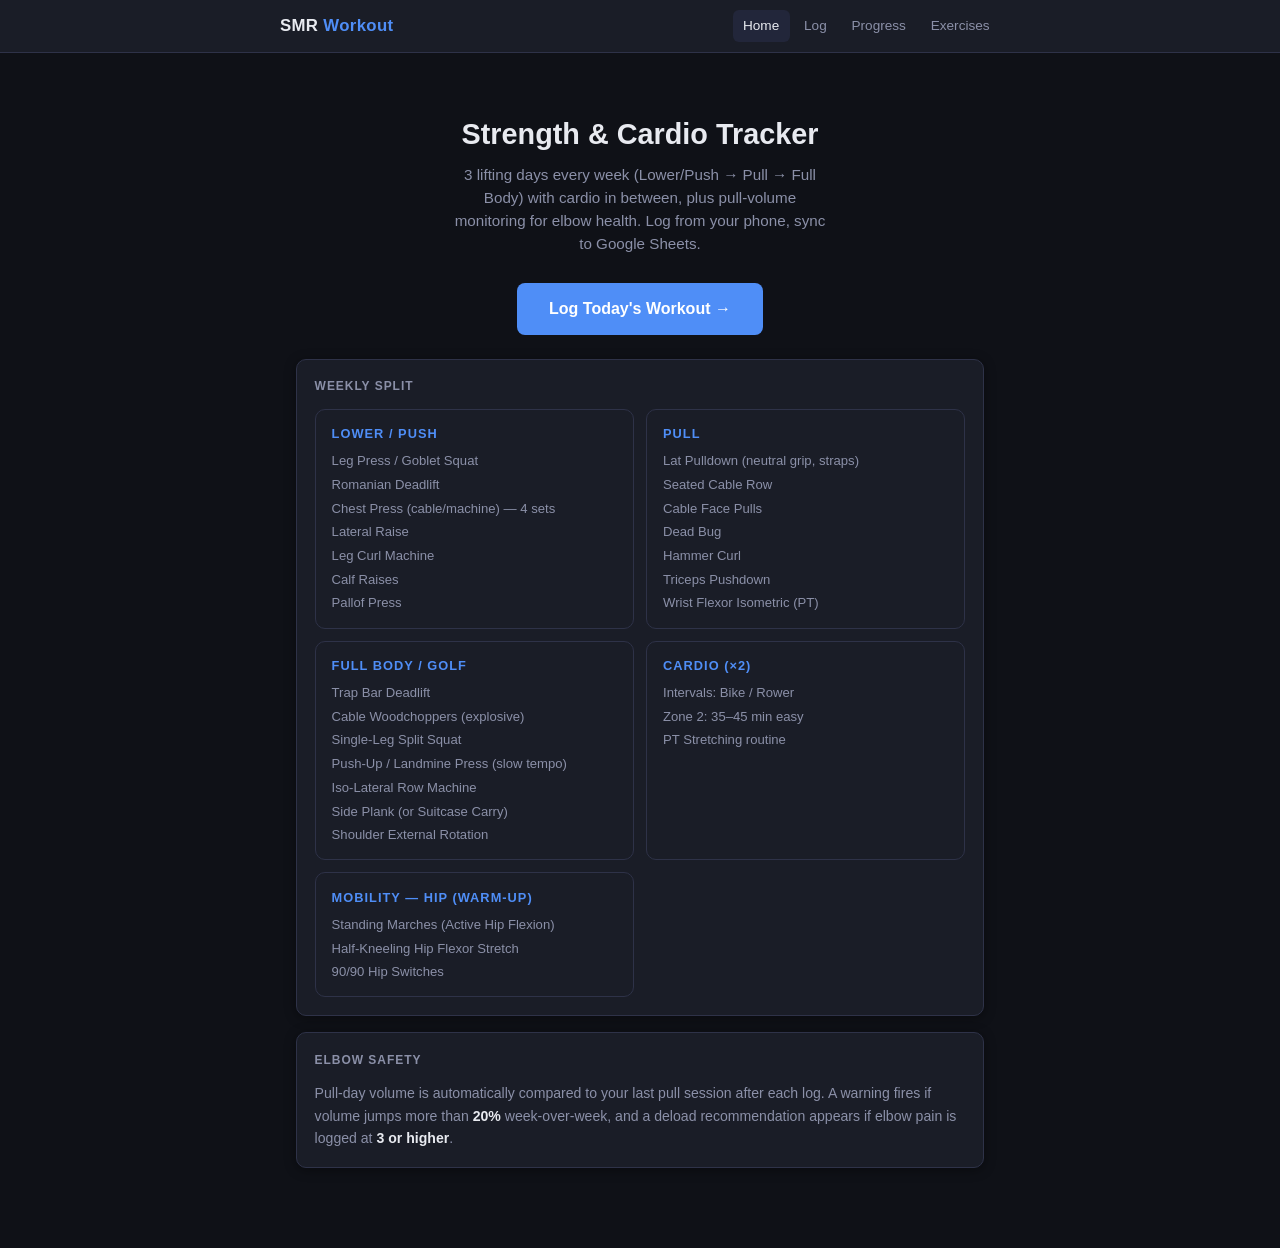
<file: index.html>
<!DOCTYPE html>
<html lang="en">
<head>
  <meta charset="UTF-8">
  <meta name="viewport" content="width=device-width, initial-scale=1">
  <title>SMR Workout Tracker</title>
  <link rel="stylesheet" href="css/style.css">
</head>
<body>

<header class="site-header">
  <div class="header-inner">
    <span class="site-logo">SMR <span>Workout</span></span>
    <nav>
      <a href="index.html" class="active">Home</a>
      <a href="log.html">Log</a>
      <a href="progress.html">Progress</a>
      <a href="exercises.html">Exercises</a>
    </nav>
  </div>
</header>

<main>
  <div class="hero">
    <h1>Strength &amp; Cardio Tracker</h1>
    <p>3 lifting days every week (Lower/Push → Pull → Full Body) with cardio in between, plus pull-volume monitoring for elbow health. Log from your phone, sync to Google Sheets.</p>
    <a href="log.html" class="btn btn-primary cta" style="display:inline-flex;width:auto;">
      Log Today's Workout →
    </a>
  </div>

  <div class="card">
    <div class="card-title">Weekly Split</div>
    <div class="split-grid">
      <div class="split-card">
        <h3>Lower / Push</h3>
        <ul>
          <li>Leg Press / Goblet Squat</li>
          <li>Romanian Deadlift</li>
          <li>Chest Press (cable/machine) — 4 sets</li>
          <li>Lateral Raise</li>
          <li>Leg Curl Machine</li>
          <li>Calf Raises</li>
          <li>Pallof Press</li>
        </ul>
      </div>
      <div class="split-card">
        <h3>Pull</h3>
        <ul>
          <li>Lat Pulldown (neutral grip, straps)</li>
          <li>Seated Cable Row</li>
          <li>Cable Face Pulls</li>
          <li>Dead Bug</li>
          <li>Hammer Curl</li>
          <li>Triceps Pushdown</li>
          <li>Wrist Flexor Isometric (PT)</li>
        </ul>
      </div>
      <div class="split-card">
        <h3>Full Body / Golf</h3>
        <ul>
          <li>Trap Bar Deadlift</li>
          <li>Cable Woodchoppers (explosive)</li>
          <li>Single-Leg Split Squat</li>
          <li>Push-Up / Landmine Press (slow tempo)</li>
          <li>Iso-Lateral Row Machine</li>
          <li>Side Plank (or Suitcase Carry)</li>
          <li>Shoulder External Rotation</li>
        </ul>
      </div>
      <div class="split-card">
        <h3>Cardio (×2)</h3>
        <ul>
          <li>Intervals: Bike / Rower</li>
          <li>Zone 2: 35–45 min easy</li>
          <li>PT Stretching routine</li>
        </ul>
      </div>
      <div class="split-card">
        <h3>Mobility — Hip (warm-up)</h3>
        <ul>
          <li>Standing Marches (Active Hip Flexion)</li>
          <li>Half-Kneeling Hip Flexor Stretch</li>
          <li>90/90 Hip Switches</li>
        </ul>
      </div>
    </div>
  </div>

  <div class="card">
    <div class="card-title">Elbow Safety</div>
    <p style="font-size:.88rem;color:var(--muted);line-height:1.6;">
      Pull-day volume is automatically compared to your last pull session after each log.
      A warning fires if volume jumps more than <strong style="color:var(--text);">20%</strong>
      week-over-week, and a deload recommendation appears if elbow pain is logged at
      <strong style="color:var(--text);">3 or higher</strong>.
    </p>
  </div>
</main>

<script src="js/main.js"></script>
</body>
</html>
</file>
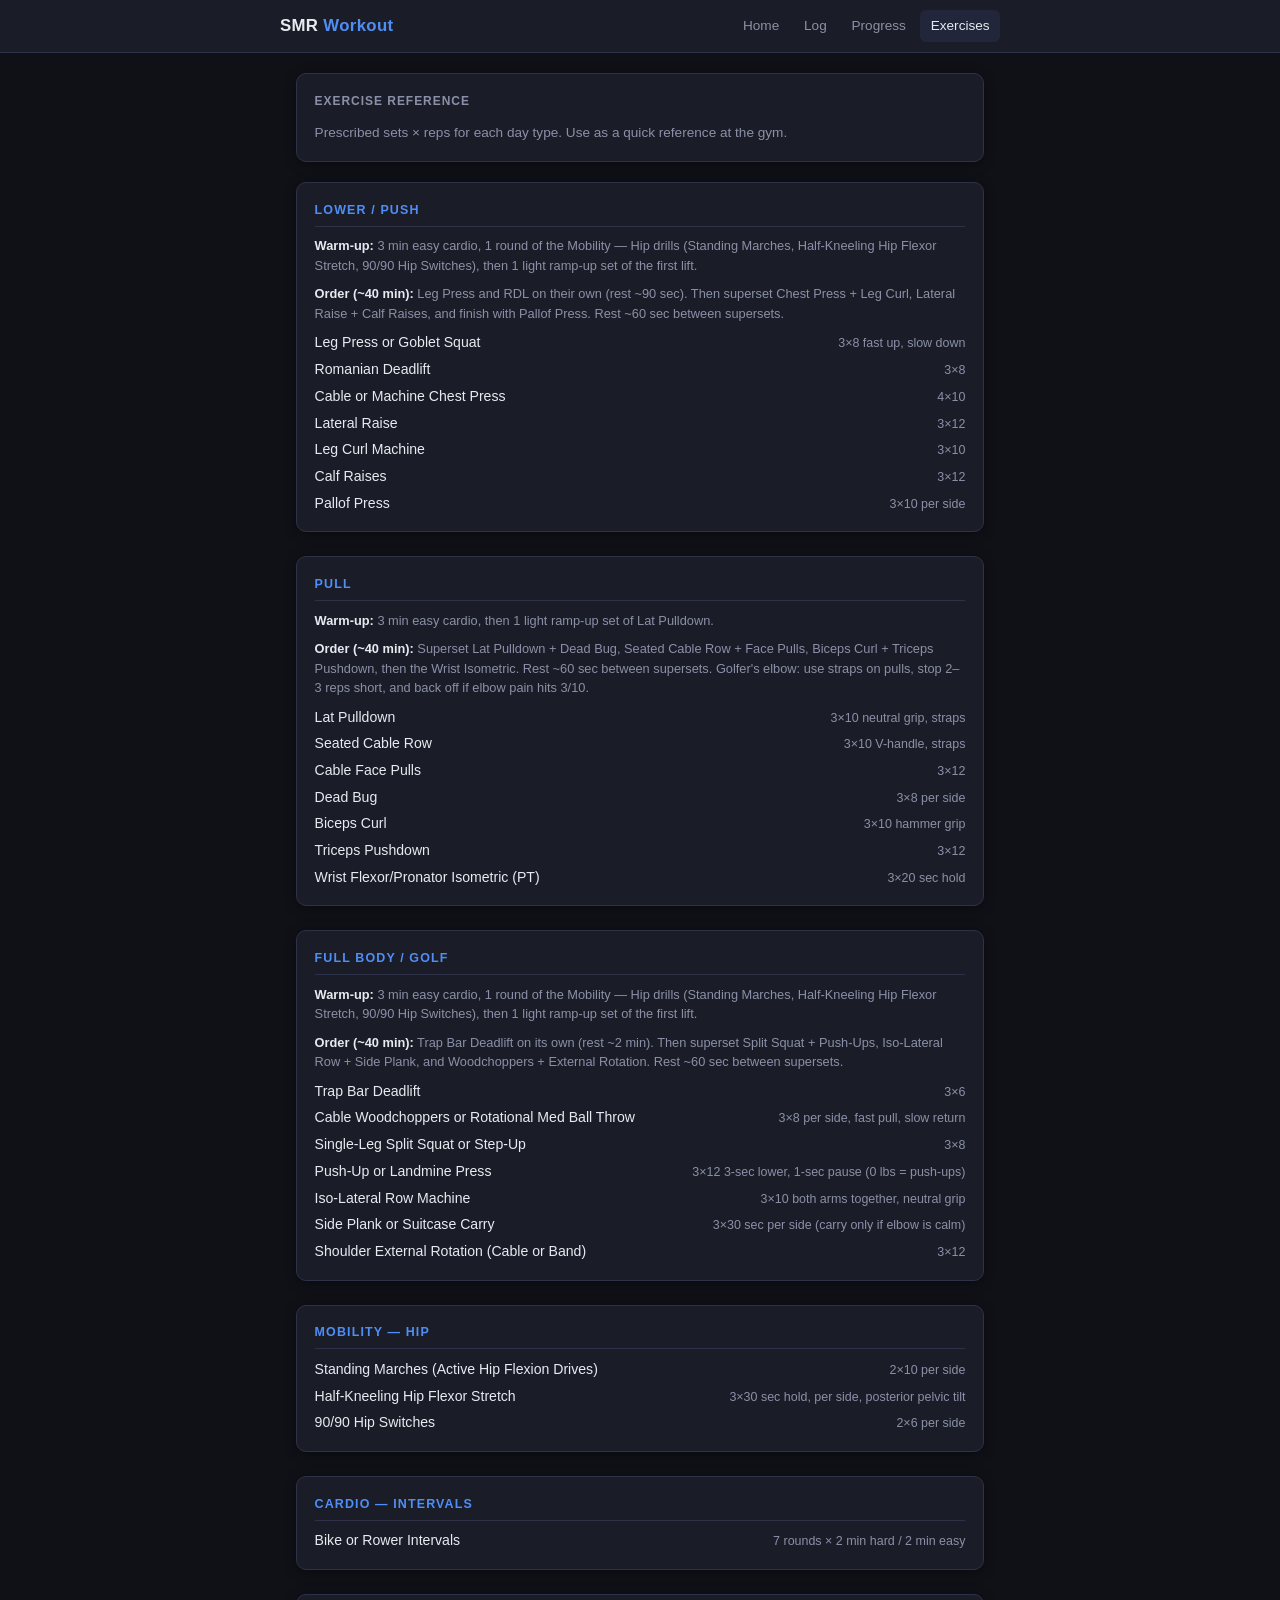
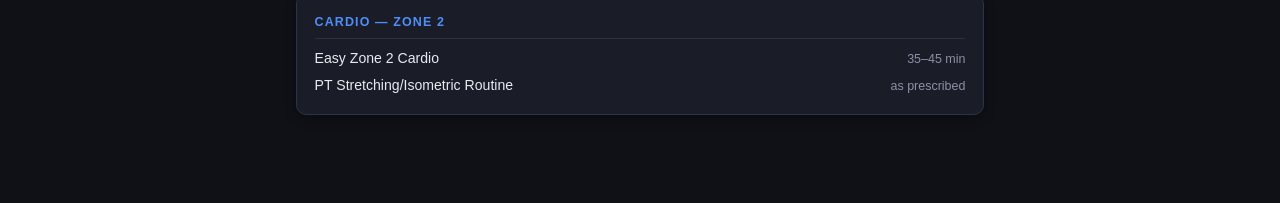
<file: exercises.html>
<!DOCTYPE html>
<html lang="en">
<head>
  <meta charset="UTF-8">
  <meta name="viewport" content="width=device-width, initial-scale=1">
  <title>Exercises — SMR Tracker</title>
  <link rel="stylesheet" href="css/style.css">
</head>
<body>

<header class="site-header">
  <div class="header-inner">
    <span class="site-logo">SMR <span>Workout</span></span>
    <nav>
      <a href="index.html">Home</a>
      <a href="log.html">Log</a>
      <a href="progress.html">Progress</a>
      <a href="exercises.html">Exercises</a>
    </nav>
  </div>
</header>

<main>
  <div class="card" style="margin-bottom:1.25rem;">
    <div class="card-title">Exercise Reference</div>
    <p style="font-size:.85rem;color:var(--muted);">Prescribed sets × reps for each day type. Use as a quick reference at the gym.</p>
  </div>

  <div id="ex-root"></div>
</main>

<script src="js/data.js"></script>
<script src="js/main.js"></script>
<script>
  const root = document.getElementById("ex-root");
  DAYS.forEach(day => {
    const sec = document.createElement("div");
    sec.className = "ex-section card";
    sec.innerHTML = `
      <h2>${day.label}</h2>
      ${day.warmup ? `<p class="warmup-note"><strong>Warm-up:</strong> ${day.warmup}</p>` : ""}
      ${day.plan ? `<p class="warmup-note"><strong>Order (~40 min):</strong> ${day.plan}</p>` : ""}
      <ul class="ex-list">
        ${day.exercises.map(ex => `
          <li class="ex-item">
            <span class="ex-name">${ex.name}</span>
            <span class="ex-rx">${formatRx(day, ex)}</span>
          </li>`).join("")}
      </ul>`;
    root.appendChild(sec);
  });
</script>
</body>
</html>
</file>
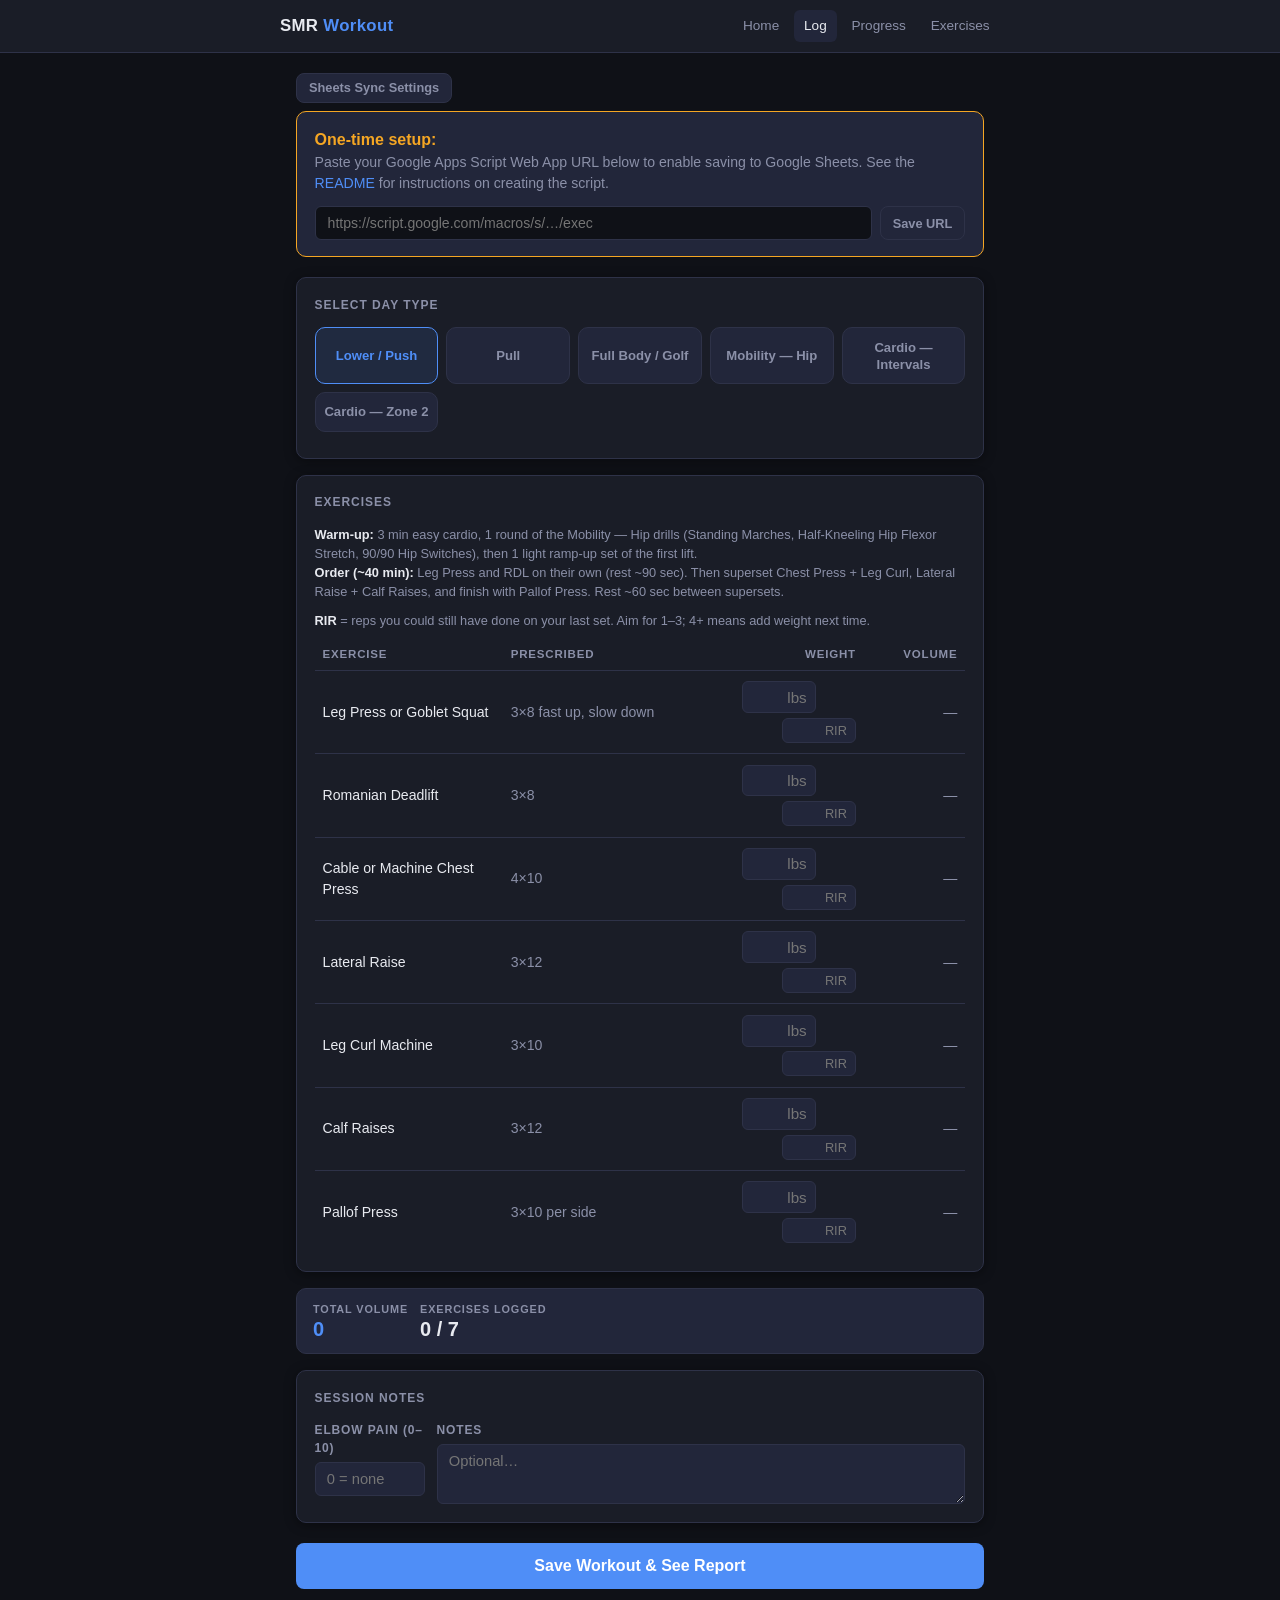
<file: log.html>
<!DOCTYPE html>
<html lang="en">
<head>
  <meta charset="UTF-8">
  <meta name="viewport" content="width=device-width, initial-scale=1">
  <title>Log Workout — SMR Tracker</title>
  <link rel="stylesheet" href="css/style.css">
</head>
<body>

<header class="site-header">
  <div class="header-inner">
    <span class="site-logo">SMR <span>Workout</span></span>
    <nav>
      <a href="index.html">Home</a>
      <a href="log.html">Log</a>
      <a href="progress.html">Progress</a>
      <a href="exercises.html">Exercises</a>
    </nav>
  </div>
</header>

<main>

  <!-- ── Script URL settings toggle ───────────────────────────────────── -->
  <!-- Always available, even once a URL is saved — otherwise there's no way
       to see or correct a stale/wrong Script URL short of clearing localStorage. -->
  <button class="btn btn-ghost btn-sm" id="show-url-settings-btn" style="margin-bottom:.5rem;">
    Sheets Sync Settings
  </button>

  <!-- ── Setup banner ──────────────────────────────────────────────── -->
  <div class="setup-banner" id="setup-banner">
    <strong id="setup-banner-heading">One-time setup:</strong>
    <p id="setup-banner-desc">
      Paste your Google Apps Script Web App URL below to enable saving to Google Sheets.
      See the <a href="README.md" target="_blank">README</a> for instructions on creating the script.
    </p>
    <div class="input-row">
      <input
        type="url"
        id="setup-url-input"
        placeholder="https://script.google.com/macros/s/…/exec"
        autocomplete="off"
        spellcheck="false"
      >
      <button class="btn btn-ghost btn-sm" id="setup-save-btn">Save URL</button>
    </div>
  </div>

  <!-- ── Sync status banner ───────────────────────────────────────────── -->
  <div class="alert-box warn" id="sync-banner" style="display:none;">
    <span id="sync-banner-text"></span>
    <button class="btn btn-ghost btn-sm mt-1" id="sync-resync-btn" style="display:block;">Resync Now</button>
  </div>

  <!-- ── Force resend (recovery from a silent Apps Script failure that the
       "sent" status can't detect, since posts use no-cors) ─────────────── -->
  <div class="alert-box" id="force-resend-banner" style="display:none;">
    <span id="force-resend-text"></span>
    <button class="btn btn-ghost btn-sm mt-1" id="force-resend-btn" style="display:block;">Force Resend Last Session</button>
  </div>

  <!-- ══════════════════════ LOG SCREEN ══════════════════════════════ -->
  <div id="log-screen">

    <!-- Day selector -->
    <div class="card" style="padding-bottom:.6rem;">
      <div class="card-title">Select Day Type</div>
      <div class="day-selector" id="day-selector"></div>
    </div>

    <!-- Exercise table -->
    <div class="card">
      <div class="card-title">Exercises</div>
      <p class="warmup-note hidden" id="warmup-note"></p>
      <p class="rir-hint hidden" id="rir-hint">
        <strong>RIR</strong> = reps you could still have done on your last set. Aim for 1–3; 4+ means add weight next time.
      </p>
      <table class="exercise-table">
        <thead>
          <tr id="exercise-thead">
            <th>Exercise</th>
            <th>Prescribed</th>
            <th style="text-align:right" id="th-weight">Weight</th>
            <th style="text-align:right" id="th-volume">Volume</th>
          </tr>
        </thead>
        <tbody id="exercise-body"></tbody>
      </table>
    </div>

    <!-- Running totals -->
    <div class="totals-bar">
      <div class="stat">
        <span class="stat-label">Total Volume</span>
        <span class="stat-value accent" id="total-vol">0</span>
      </div>
      <div class="stat">
        <span class="stat-label">Exercises Logged</span>
        <span class="stat-value" id="total-logged">0 / 0</span>
      </div>
    </div>

    <!-- Session fields -->
    <div class="card">
      <div class="card-title">Session Notes</div>
      <div class="session-fields">
        <div class="field-group">
          <label class="field-label" for="elbow-pain">Elbow Pain (0–10)</label>
          <input
            class="field-input"
            id="elbow-pain"
            type="number"
            inputmode="numeric"
            min="0" max="10" step="1"
            placeholder="0 = none"
          >
        </div>
        <div class="field-group">
          <label class="field-label" for="notes">Notes</label>
          <textarea class="field-input" id="notes" placeholder="Optional…"></textarea>
        </div>
      </div>
    </div>

    <button class="btn btn-primary" id="save-btn">Save Workout &amp; See Report</button>

  </div><!-- /log-screen -->


  <!-- ══════════════════════ SUMMARY SCREEN ══════════════════════════ -->
  <div id="summary-screen">

    <div class="report-header">
      <div class="big-date" id="rpt-date"></div>
      <h2>Workout Complete 🎯</h2>
      <span class="day-badge" id="rpt-day"></span>
    </div>

    <!-- Alerts -->
    <div id="rpt-alerts"></div>

    <!-- Volume comparison -->
    <div class="card">
      <div class="card-title">Volume vs Last Session</div>
      <div class="volume-comparison">
        <div class="vol-block">
          <div class="vb-label">Today</div>
          <div class="vb-value" id="rpt-vol">—</div>
          <div class="vb-sub">lbs</div>
        </div>
        <div class="flex-center" style="font-size:1.3rem;color:var(--muted);">→</div>
        <div class="vol-block">
          <div class="vb-label">Prior Session</div>
          <div class="vb-value" id="rpt-prior-vol">—</div>
          <div class="vb-sub" id="rpt-prior-label">—</div>
        </div>
        <div class="flex-center">
          <span class="change-pill neutral" id="rpt-change">—</span>
        </div>
      </div>
    </div>

    <!-- Exercise breakdown -->
    <div class="card">
      <div class="card-title">Exercise Breakdown</div>
      <table class="exercise-summary-table">
        <thead>
          <tr>
            <th>Exercise</th>
            <th>Rx</th>
            <th>Weight</th>
            <th>Volume</th>
          </tr>
        </thead>
        <tbody id="rpt-exercises"></tbody>
      </table>
      <div class="mt-1 hidden" id="rpt-notes-row">
        <span class="text-muted" style="font-size:.8rem;font-weight:600;text-transform:uppercase;letter-spacing:.07em;">Notes — </span>
        <span id="rpt-notes" style="font-size:.88rem;"></span>
      </div>
    </div>

    <button class="btn btn-ghost" id="back-btn" style="width:100%;justify-content:center;">
      ← Log Another Workout
    </button>

  </div><!-- /summary-screen -->

</main>

<script src="js/data.js"></script>
<script src="js/main.js"></script>
<script src="js/history-sync.js"></script>
<script src="js/log.js"></script>
</body>
</html>
</file>
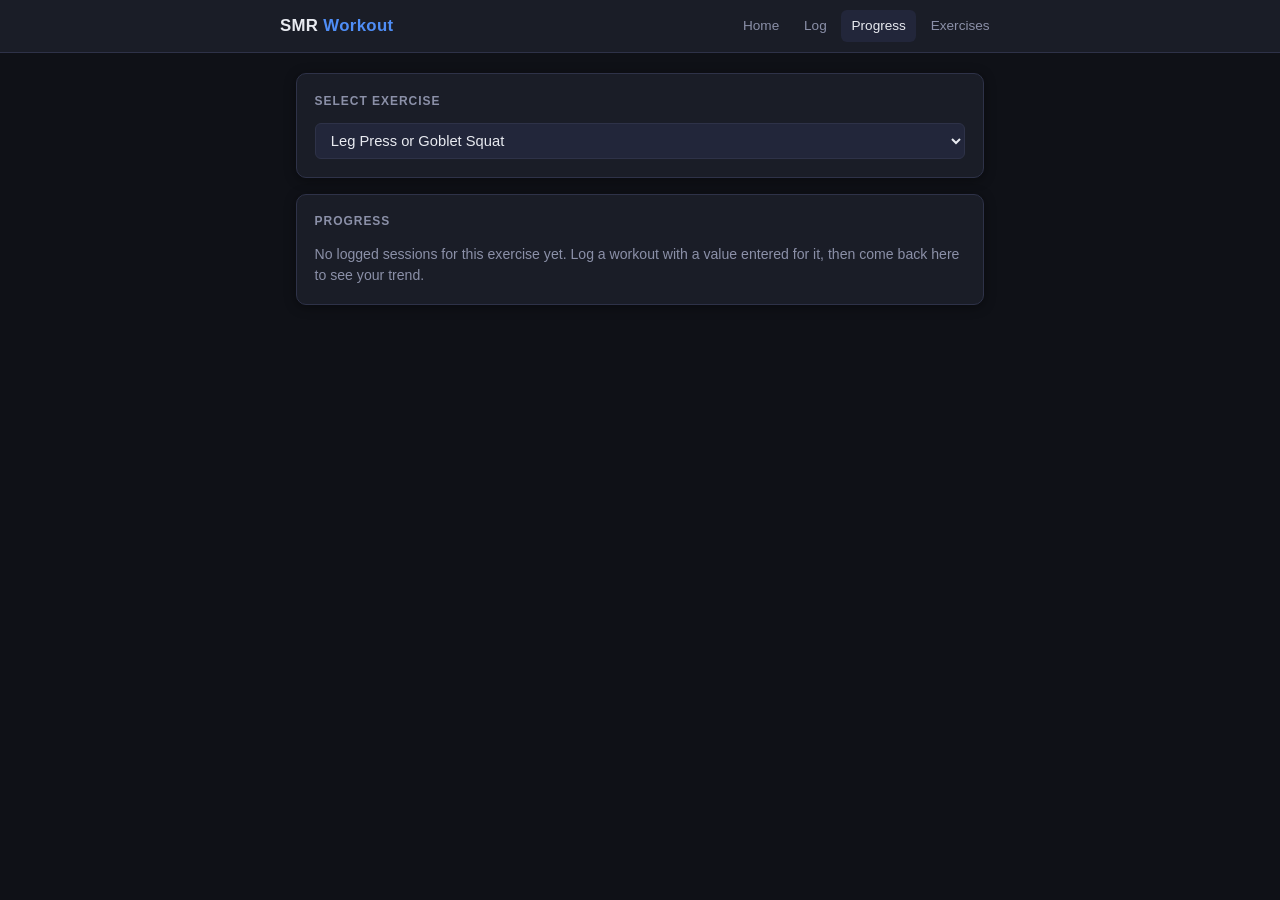
<file: progress.html>
<!DOCTYPE html>
<html lang="en">
<head>
  <meta charset="UTF-8">
  <meta name="viewport" content="width=device-width, initial-scale=1">
  <title>Progress — SMR Tracker</title>
  <link rel="stylesheet" href="css/style.css">
</head>
<body>

<header class="site-header">
  <div class="header-inner">
    <span class="site-logo">SMR <span>Workout</span></span>
    <nav>
      <a href="index.html">Home</a>
      <a href="log.html">Log</a>
      <a href="progress.html">Progress</a>
      <a href="exercises.html">Exercises</a>
    </nav>
  </div>
</header>

<main>

  <div class="card">
    <div class="card-title">Select Exercise</div>
    <select id="exercise-select" class="field-input"></select>
  </div>

  <!-- ── No data yet ─────────────────────────────────────────────────── -->
  <div class="card hidden" id="empty-state">
    <div class="card-title">Progress</div>
    <p class="text-muted" style="font-size:.88rem;">
      No logged sessions for this exercise yet. Log a workout with a value entered
      for it, then come back here to see your trend.
    </p>
  </div>

  <!-- ── Chart ───────────────────────────────────────────────────────── -->
  <div class="card hidden" id="chart-card">
    <div class="card-title" id="chart-title">Weight Progress</div>

    <div class="totals-bar">
      <div class="stat">
        <span class="stat-label">Latest</span>
        <span class="stat-value accent" id="stat-latest">—</span>
      </div>
      <div class="stat">
        <span class="stat-label">Change</span>
        <span id="stat-change">—</span>
      </div>
      <div class="stat">
        <span class="stat-label">Sessions</span>
        <span class="stat-value" id="stat-count">—</span>
      </div>
    </div>

    <div id="chart-wrap" style="position:relative;">
      <svg id="chart-svg" width="100%" viewBox="0 0 640 280" style="display:block;overflow:visible;"></svg>
      <div id="chart-tooltip" class="chart-tooltip hidden"></div>
    </div>

    <button class="btn btn-ghost btn-sm mt-1" id="toggle-table-btn">Show as table</button>

    <div class="hidden mt-1" id="table-wrap" style="overflow-x:auto;">
      <table class="exercise-summary-table" id="progress-table">
        <thead>
          <tr><th>Date</th><th>Day</th><th style="text-align:right;">Value</th></tr>
        </thead>
        <tbody id="progress-table-body"></tbody>
      </table>
    </div>
  </div>

</main>

<script src="js/data.js"></script>
<script src="js/main.js"></script>
<script src="js/history-sync.js"></script>
<script src="js/progress.js"></script>
</body>
</html>
</file>
<file: css/style.css>
/* ── Reset & base ──────────────────────────────────────────────────── */
*, *::before, *::after { box-sizing: border-box; margin: 0; padding: 0; }

:root {
  --bg:        #0f1117;
  --surface:   #1a1d27;
  --surface2:  #22263a;
  --border:    #2e3248;
  --accent:    #4f8ef7;
  --accent-dk: #3a72d8;
  --danger:    #e05c5c;
  --warn:      #f5a623;
  --ok:        #4caf82;
  --text:      #e8eaf0;
  --muted:     #8b90a8;
  --radius:    10px;
  --shadow:    0 2px 12px rgba(0,0,0,.4);
  font-size: 16px;
}

body {
  background: var(--bg);
  color: var(--text);
  font-family: -apple-system, BlinkMacSystemFont, "Segoe UI", Roboto, sans-serif;
  line-height: 1.5;
  min-height: 100vh;
}

a { color: var(--accent); text-decoration: none; }
a:hover { text-decoration: underline; }

/* ── Layout shell ──────────────────────────────────────────────────── */
.site-header {
  background: var(--surface);
  border-bottom: 1px solid var(--border);
  padding: 0 1rem;
  position: sticky;
  top: 0;
  z-index: 100;
}

.header-inner {
  display: flex;
  align-items: center;
  justify-content: space-between;
  max-width: 720px;
  margin: 0 auto;
  height: 52px;
}

.site-logo {
  font-weight: 700;
  font-size: 1.05rem;
  color: var(--text);
  letter-spacing: .02em;
}
.site-logo span { color: var(--accent); }

nav { display: flex; gap: .25rem; }
nav a {
  color: var(--muted);
  font-size: .85rem;
  padding: .35rem .65rem;
  border-radius: 6px;
  transition: background .15s, color .15s;
}
nav a:hover, nav a.active {
  background: var(--surface2);
  color: var(--text);
  text-decoration: none;
}

main {
  max-width: 720px;
  margin: 0 auto;
  padding: 1.25rem 1rem 4rem;
}

/* ── Setup banner ──────────────────────────────────────────────────── */
.setup-banner {
  background: var(--surface2);
  border: 1px solid var(--warn);
  border-radius: var(--radius);
  padding: 1rem 1.1rem;
  margin-bottom: 1.25rem;
  display: none;
}
.setup-banner.visible { display: block; }
.setup-banner p { font-size: .88rem; color: var(--muted); margin-bottom: .75rem; }
.setup-banner strong { color: var(--warn); }
.setup-banner .input-row {
  display: flex; gap: .5rem; flex-wrap: wrap;
}
.setup-banner input {
  flex: 1;
  min-width: 0;
  background: var(--bg);
  border: 1px solid var(--border);
  border-radius: 6px;
  color: var(--text);
  padding: .5rem .75rem;
  font-size: .88rem;
}

/* ── Cards ─────────────────────────────────────────────────────────── */
.card {
  background: var(--surface);
  border: 1px solid var(--border);
  border-radius: var(--radius);
  padding: 1.1rem 1.1rem;
  margin-bottom: 1rem;
  box-shadow: var(--shadow);
}
.card-title {
  font-size: .75rem;
  font-weight: 600;
  text-transform: uppercase;
  letter-spacing: .08em;
  color: var(--muted);
  margin-bottom: .85rem;
}

/* ── Day selector ──────────────────────────────────────────────────── */
.day-selector {
  display: grid;
  grid-template-columns: repeat(auto-fit, minmax(120px, 1fr));
  gap: .5rem;
  margin-bottom: 1rem;
}

.day-btn {
  background: var(--surface2);
  border: 1px solid var(--border);
  border-radius: var(--radius);
  color: var(--muted);
  cursor: pointer;
  font-size: .82rem;
  font-weight: 600;
  line-height: 1.3;
  padding: .65rem .5rem;
  text-align: center;
  transition: border-color .15s, color .15s, background .15s;
}
.day-btn:hover { border-color: var(--accent); color: var(--text); }
.day-btn.active {
  background: rgba(79,142,247,.12);
  border-color: var(--accent);
  color: var(--accent);
}

/* ── Exercise table ─────────────────────────────────────────────────── */
.exercise-table {
  width: 100%;
  border-collapse: collapse;
}
.exercise-table th {
  color: var(--muted);
  font-size: .72rem;
  font-weight: 600;
  text-transform: uppercase;
  letter-spacing: .07em;
  padding: .4rem .5rem;
  text-align: left;
  border-bottom: 1px solid var(--border);
}
.exercise-table th:last-child,
.exercise-table td:last-child { text-align: right; }

.exercise-table td {
  padding: .65rem .5rem;
  font-size: .88rem;
  border-bottom: 1px solid var(--border);
  vertical-align: middle;
}
.exercise-table tr:last-child td { border-bottom: none; }

.exercise-name { font-weight: 500; }
.prescribed { color: var(--muted); font-size: .8rem; min-width: 3.5rem; }

/* Shrink exercise name column so Prescribed and input stay visible on small screens */
.exercise-table td:first-child { max-width: 130px; word-break: break-word; }
@media (max-width: 400px) {
  .exercise-table td:first-child { max-width: 90px; font-size: .8rem; }
  .prescribed { font-size: .72rem; }
  .exercise-table th,
  .exercise-table td { padding-left: .3rem; padding-right: .3rem; }
  .vol-cell { min-width: 0; }
  .weight-input,
  .rir-input { width: 64px; }
}

.weight-input {
  background: var(--surface2);
  border: 1px solid var(--border);
  border-radius: 6px;
  color: var(--text);
  font-size: .95rem;
  padding: .4rem .5rem;
  text-align: right;
  width: 74px;
  transition: border-color .15s;
  -moz-appearance: textfield;
}
.weight-input::-webkit-outer-spin-button,
.weight-input::-webkit-inner-spin-button { -webkit-appearance: none; }
.weight-input:focus {
  border-color: var(--accent);
  outline: none;
}
.weight-input.has-value { border-color: var(--ok); }

/* Reps-in-reserve input, stacked under the weight input */
.rir-input {
  display: block;
  margin: .3rem 0 0 auto;
  background: var(--surface2);
  border: 1px solid var(--border);
  border-radius: 6px;
  color: var(--text);
  font-size: .8rem;
  padding: .25rem .5rem;
  text-align: right;
  width: 74px;
  -moz-appearance: textfield;
}
.rir-input::-webkit-outer-spin-button,
.rir-input::-webkit-inner-spin-button { -webkit-appearance: none; }
.rir-input:focus { border-color: var(--accent); outline: none; }
.rir-input.has-value { border-color: var(--ok); }

.warmup-note,
.rir-hint {
  font-size: .8rem;
  color: var(--muted);
  line-height: 1.5;
  margin-bottom: .6rem;
}
.warmup-note strong,
.rir-hint strong { color: var(--text); }

.vol-cell { color: var(--muted); font-size: .82rem; min-width: 60px; }

/* ── Running totals bar ─────────────────────────────────────────────── */
.totals-bar {
  display: flex;
  gap: .75rem;
  flex-wrap: wrap;
  align-items: center;
  background: var(--surface2);
  border: 1px solid var(--border);
  border-radius: var(--radius);
  padding: .75rem 1rem;
  margin-bottom: 1rem;
}
.totals-bar .stat {
  display: flex;
  flex-direction: column;
  min-width: 80px;
}
.totals-bar .stat-label {
  font-size: .68rem;
  font-weight: 600;
  text-transform: uppercase;
  letter-spacing: .08em;
  color: var(--muted);
}
.totals-bar .stat-value {
  font-size: 1.25rem;
  font-weight: 700;
  color: var(--text);
  line-height: 1.2;
}
.totals-bar .stat-value.accent { color: var(--accent); }

/* ── Session fields ─────────────────────────────────────────────────── */
.session-fields {
  display: grid;
  grid-template-columns: 110px 1fr;
  gap: .75rem;
  align-items: start;
}
.field-group { display: flex; flex-direction: column; gap: .35rem; }
.field-label {
  font-size: .75rem;
  font-weight: 600;
  text-transform: uppercase;
  letter-spacing: .07em;
  color: var(--muted);
}
.field-input {
  background: var(--surface2);
  border: 1px solid var(--border);
  border-radius: 6px;
  color: var(--text);
  font-size: .92rem;
  padding: .5rem .7rem;
  transition: border-color .15s;
  width: 100%;
}
.field-input:focus { border-color: var(--accent); outline: none; }
textarea.field-input { resize: vertical; min-height: 60px; font-family: inherit; }

/* ── Buttons ────────────────────────────────────────────────────────── */
.btn {
  border: none;
  border-radius: 8px;
  cursor: pointer;
  font-size: .92rem;
  font-weight: 600;
  padding: .7rem 1.25rem;
  transition: background .15s, opacity .15s;
  display: inline-flex;
  align-items: center;
  gap: .45rem;
}
.btn-primary {
  background: var(--accent);
  color: #fff;
  width: 100%;
  justify-content: center;
  font-size: 1rem;
  padding: .9rem;
  margin-top: .25rem;
}
.btn-primary:hover { background: var(--accent-dk); }
.btn-sm {
  font-size: .8rem;
  padding: .4rem .75rem;
}
.btn-ghost {
  background: var(--surface2);
  border: 1px solid var(--border);
  color: var(--muted);
}
.btn-ghost:hover { color: var(--text); border-color: var(--muted); }

/* ── Summary / report screen ────────────────────────────────────────── */
#summary-screen { display: none; }
#summary-screen.visible { display: block; }
#log-screen.hidden { display: none; }

.report-header {
  text-align: center;
  padding: 1.5rem 0 .5rem;
}
.report-header .big-date {
  font-size: .8rem;
  color: var(--muted);
  text-transform: uppercase;
  letter-spacing: .08em;
}
.report-header h2 {
  font-size: 1.4rem;
  font-weight: 700;
  margin: .25rem 0 .5rem;
}
.report-header .day-badge {
  display: inline-block;
  background: rgba(79,142,247,.15);
  color: var(--accent);
  font-size: .78rem;
  font-weight: 600;
  padding: .25rem .7rem;
  border-radius: 20px;
  border: 1px solid var(--accent);
}

.volume-comparison {
  display: flex;
  gap: .75rem;
  justify-content: center;
  margin: 1rem 0;
  flex-wrap: wrap;
}
.vol-block {
  background: var(--surface2);
  border: 1px solid var(--border);
  border-radius: var(--radius);
  padding: .75rem 1.1rem;
  text-align: center;
  min-width: 110px;
}
.vol-block .vb-label { font-size: .7rem; color: var(--muted); text-transform: uppercase; letter-spacing: .07em; }
.vol-block .vb-value { font-size: 1.5rem; font-weight: 700; margin: .15rem 0; }
.vol-block .vb-sub { font-size: .72rem; color: var(--muted); }

.change-pill {
  display: inline-flex;
  align-items: center;
  gap: .3rem;
  padding: .3rem .75rem;
  border-radius: 20px;
  font-weight: 700;
  font-size: .95rem;
}
.change-pill.up { background: rgba(245,166,35,.15); color: var(--warn); border: 1px solid var(--warn); }
.change-pill.up-danger { background: rgba(224,92,92,.15); color: var(--danger); border: 1px solid var(--danger); }
.change-pill.down { background: rgba(76,175,130,.15); color: var(--ok); border: 1px solid var(--ok); }
.change-pill.neutral { background: var(--surface2); color: var(--muted); border: 1px solid var(--border); }
.change-pill.pos { background: rgba(76,175,130,.15); color: var(--ok); border: 1px solid var(--ok); }
.change-pill.neg { background: rgba(224,92,92,.15); color: var(--danger); border: 1px solid var(--danger); }

.alert-box {
  border-radius: var(--radius);
  padding: .85rem 1rem;
  margin-bottom: .75rem;
  font-size: .9rem;
  line-height: 1.5;
}
.alert-box.warn {
  background: rgba(245,166,35,.1);
  border: 1px solid var(--warn);
  color: var(--warn);
}
.alert-box.danger {
  background: rgba(224,92,92,.1);
  border: 1px solid var(--danger);
  color: var(--danger);
}
.alert-box.ok {
  background: rgba(76,175,130,.1);
  border: 1px solid var(--ok);
  color: var(--ok);
}

.exercise-summary-table {
  width: 100%;
  border-collapse: collapse;
  font-size: .85rem;
}
.exercise-summary-table th {
  color: var(--muted);
  font-size: .7rem;
  font-weight: 600;
  text-transform: uppercase;
  letter-spacing: .07em;
  padding: .35rem .5rem;
  text-align: left;
  border-bottom: 1px solid var(--border);
}
.exercise-summary-table td {
  padding: .55rem .5rem;
  border-bottom: 1px solid var(--border);
}
.exercise-summary-table tr:last-child td { border-bottom: none; }
.exercise-summary-table td:last-child { text-align: right; color: var(--muted); }

/* ── Index page ─────────────────────────────────────────────────────── */
.hero {
  text-align: center;
  padding: 2.5rem 0 1.5rem;
}
.hero h1 { font-size: 1.8rem; font-weight: 800; margin-bottom: .5rem; }
.hero p { color: var(--muted); font-size: .95rem; max-width: 380px; margin: 0 auto 1.5rem; }
.hero .cta { font-size: 1rem; padding: .85rem 2rem; }

.split-grid {
  display: grid;
  gap: .75rem;
  grid-template-columns: 1fr 1fr;
}
@media (max-width: 480px) { .split-grid { grid-template-columns: 1fr; } }

.split-card {
  background: var(--surface);
  border: 1px solid var(--border);
  border-radius: var(--radius);
  padding: .9rem 1rem;
}
.split-card h3 {
  font-size: .8rem;
  font-weight: 700;
  text-transform: uppercase;
  letter-spacing: .08em;
  color: var(--accent);
  margin-bottom: .5rem;
}
.split-card ul {
  list-style: none;
  font-size: .82rem;
  color: var(--muted);
  display: flex;
  flex-direction: column;
  gap: .25rem;
}

/* ── Exercises reference page ───────────────────────────────────────── */
.ex-section { margin-bottom: 1.5rem; }
.ex-section h2 {
  font-size: .78rem;
  font-weight: 700;
  text-transform: uppercase;
  letter-spacing: .09em;
  color: var(--accent);
  margin-bottom: .6rem;
  padding-bottom: .4rem;
  border-bottom: 1px solid var(--border);
}
.ex-list {
  list-style: none;
  display: flex;
  flex-direction: column;
  gap: .35rem;
}
.ex-item {
  display: flex;
  justify-content: space-between;
  align-items: baseline;
  font-size: .88rem;
  gap: .5rem;
}
.ex-item .ex-name { flex: 1; }
.ex-item .ex-rx {
  color: var(--muted);
  font-size: .78rem;
  white-space: nowrap;
}

/* ── Misc utilities ─────────────────────────────────────────────────── */
.mt-1 { margin-top: .75rem; }
.mt-2 { margin-top: 1.25rem; }
.text-muted { color: var(--muted); }
.text-center { text-align: center; }
.flex-center { display: flex; align-items: center; justify-content: center; gap: .5rem; }
.hidden { display: none !important; }

/* ── Spinner ────────────────────────────────────────────────────────── */
.spinner {
  width: 18px; height: 18px;
  border: 2px solid rgba(255,255,255,.2);
  border-top-color: #fff;
  border-radius: 50%;
  animation: spin .6s linear infinite;
  display: inline-block;
}
@keyframes spin { to { transform: rotate(360deg); } }

/* ── Progress chart ──────────────────────────────────────────────────── */
.chart-tooltip {
  position: absolute;
  pointer-events: none;
  background: var(--surface2);
  border: 1px solid var(--border);
  border-radius: 6px;
  padding: .4rem .6rem;
  font-size: .78rem;
  color: var(--text);
  white-space: nowrap;
  transform: translate(-50%, -100%);
  box-shadow: var(--shadow);
  z-index: 10;
}
.chart-tooltip .tt-value { font-weight: 700; }
.chart-tooltip .tt-date { color: var(--muted); font-size: .72rem; }

.chart-svg-text {
  font-size: 11px;
  fill: var(--muted);
  font-family: -apple-system, BlinkMacSystemFont, "Segoe UI", Roboto, sans-serif;
}
.chart-endlabel { fill: var(--text); font-weight: 600; }
.chart-gridline { stroke: var(--border); stroke-width: 1; }
.chart-line { fill: none; stroke: var(--accent); stroke-width: 2; stroke-linejoin: round; stroke-linecap: round; }
.chart-dot { fill: var(--accent); stroke: var(--surface); stroke-width: 2; }
.chart-crosshair { stroke: var(--muted); stroke-width: 1; stroke-dasharray: 3 3; opacity: 0; }
.chart-hit { fill: transparent; }

/* ── Mobile tweaks ──────────────────────────────────────────────────── */
@media (max-width: 540px) {
  .day-selector { grid-template-columns: 1fr 1fr; }
  .session-fields { grid-template-columns: 1fr; }

  .volume-comparison { gap: .5rem; }
  .vol-block { min-width: 90px; padding: .6rem .75rem; }
  .vol-block .vb-value { font-size: 1.2rem; }
}
</file>
